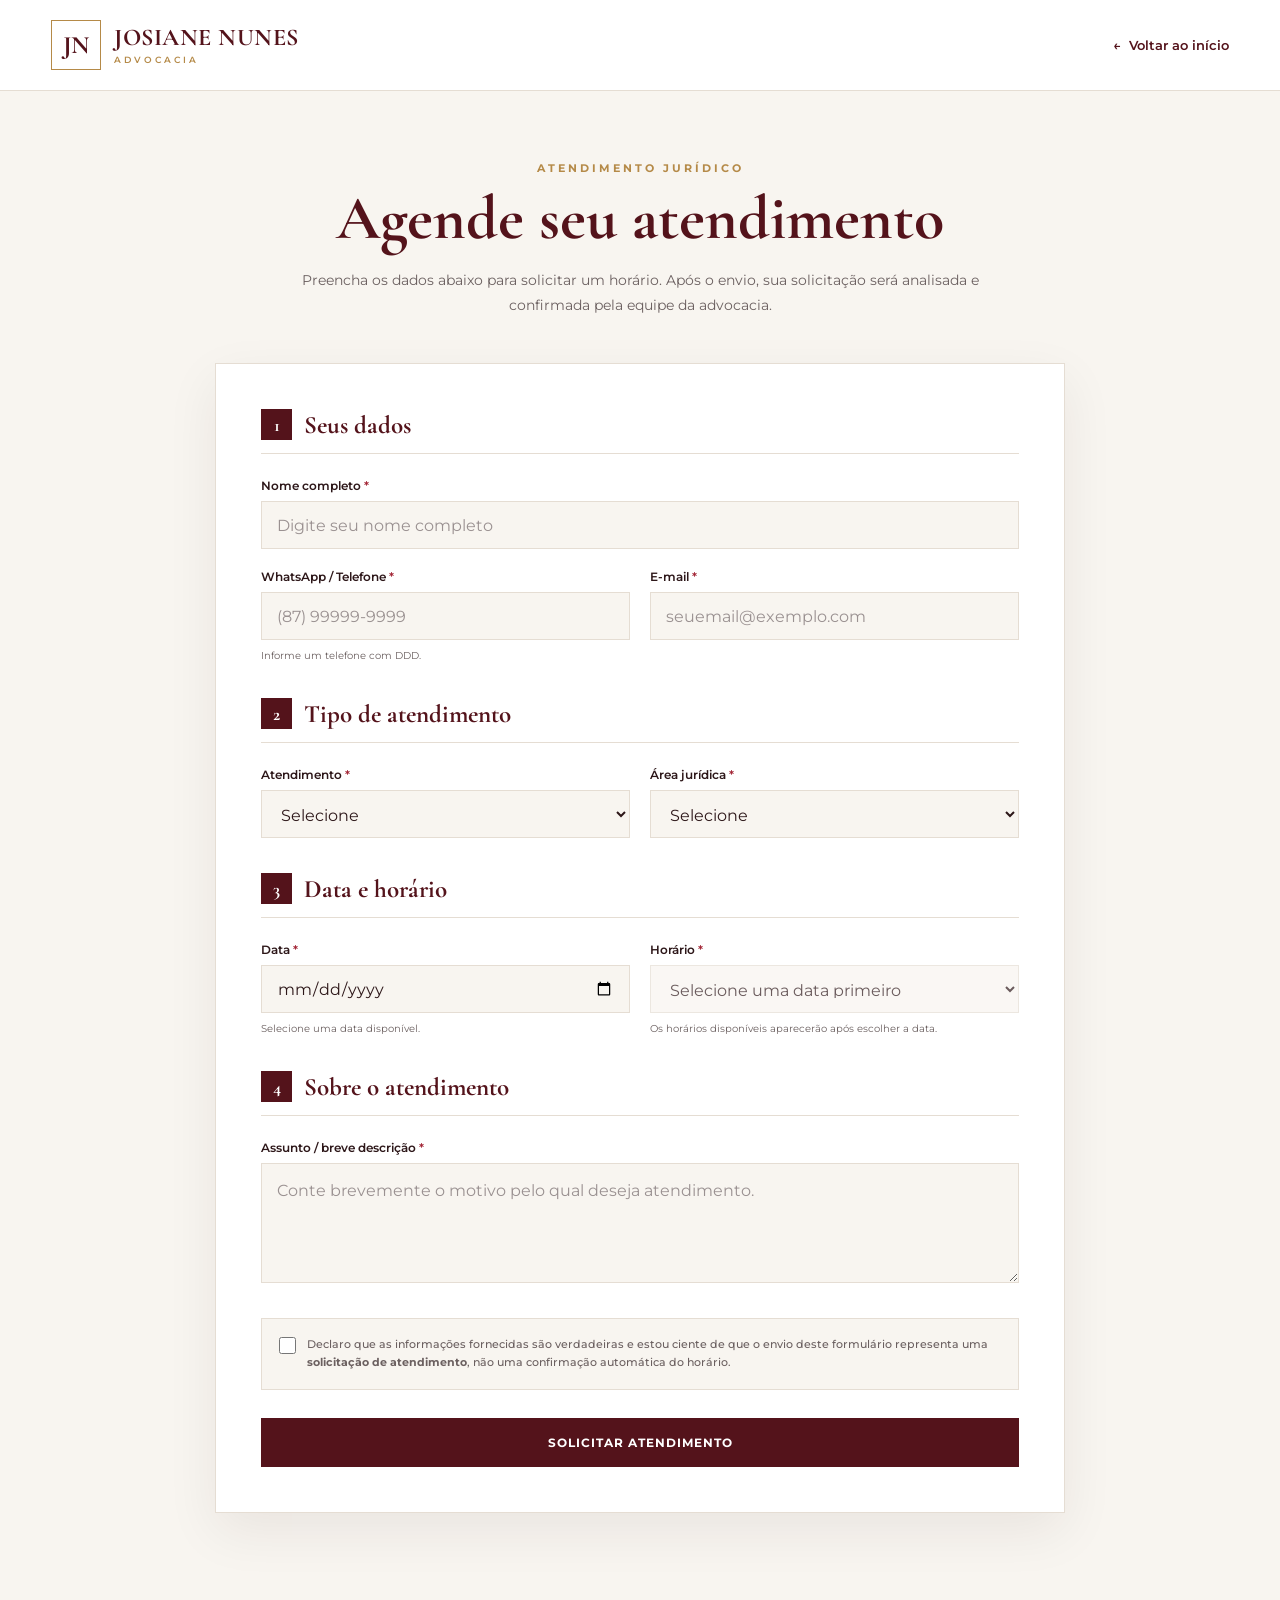
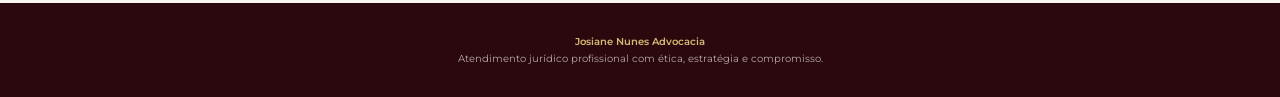
<file: agendamento.html>
<!DOCTYPE html>
<html lang="pt-BR">
<head>
    <meta charset="UTF-8">
    <meta name="viewport" content="width=device-width, initial-scale=1.0">

    <title>Agendar Atendimento | Josiane Nunes Advocacia</title>

    <meta
        name="description"
        content="Agende seu atendimento jurídico com Josiane Nunes Advocacia."
    >

    <link rel="preconnect" href="https://fonts.googleapis.com">
    <link rel="preconnect" href="https://fonts.gstatic.com" crossorigin>

    <link
        href="https://fonts.googleapis.com/css2?family=Cormorant+Garamond:wght@500;600;700&family=Montserrat:wght@400;500;600;700&display=swap"
        rel="stylesheet"
    >

    <style>
        :root {
            --wine: #54131b;
            --dark-wine: #2b080d;
            --medium-wine: #6b2029;
            --gold: #b58a48;
            --light-gold: #d7b976;
            --cream: #f8f5f0;
            --cream-dark: #eee7dd;
            --white: #ffffff;
            --text: #2d1719;
            --gray: #6b6060;
            --border: #e5ddd3;
        }

        * {
            margin: 0;
            padding: 0;
            box-sizing: border-box;
        }

        html {
            scroll-behavior: smooth;
        }

        body {
            font-family: "Montserrat", sans-serif;
            background: var(--cream);
            color: var(--text);
            min-height: 100vh;
        }

        a {
            color: inherit;
            text-decoration: none;
        }

        button,
        input,
        select,
        textarea {
            font: inherit;
        }

        /* HEADER */

        header {
            background: var(--white);
            border-bottom: 1px solid var(--border);
            padding: 20px 0;
        }

        .header-container {
            width: min(1180px, 92%);
            margin: 0 auto;
            display: flex;
            align-items: center;
            justify-content: space-between;
            gap: 20px;
        }

        .logo {
            display: flex;
            align-items: center;
            gap: 13px;
        }

        .logo-mark {
            width: 50px;
            height: 50px;
            border: 1px solid var(--gold);
            display: flex;
            align-items: center;
            justify-content: center;
            color: var(--wine);
            font-family: "Cormorant Garamond", serif;
            font-size: 25px;
            font-weight: 700;
        }

        .logo-text {
            display: flex;
            flex-direction: column;
            line-height: 1;
        }

        .logo-name {
            font-family: "Cormorant Garamond", serif;
            font-size: 24px;
            font-weight: 700;
            color: var(--wine);
            letter-spacing: 0.5px;
        }

        .logo-subtitle {
            font-size: 9px;
            color: var(--gold);
            letter-spacing: 3px;
            margin-top: 5px;
            font-weight: 600;
        }

        .back-link {
            display: inline-flex;
            align-items: center;
            gap: 8px;
            color: var(--wine);
            font-size: 13px;
            font-weight: 600;
            transition: 0.3s;
        }

        .back-link:hover {
            color: var(--gold);
        }

        /* MAIN */

        main {
            padding: 70px 20px 90px;
        }

        .page-header {
            text-align: center;
            max-width: 760px;
            margin: 0 auto 45px;
        }

        .page-label {
            color: var(--gold);
            font-size: 11px;
            letter-spacing: 3px;
            font-weight: 700;
            margin-bottom: 13px;
        }

        .page-header h1 {
            font-family: "Cormorant Garamond", serif;
            font-size: clamp(42px, 6vw, 62px);
            line-height: 1;
            color: var(--wine);
            margin-bottom: 18px;
        }

        .page-header p {
            color: var(--gray);
            font-size: 14px;
            line-height: 1.8;
        }

        /* FORM CARD */

        .form-wrapper {
            width: min(850px, 100%);
            margin: 0 auto;
        }

        .form-card {
            background: var(--white);
            border: 1px solid var(--border);
            padding: 45px;
            box-shadow: 0 18px 50px rgba(43, 8, 13, 0.07);
        }

        .form-section {
            margin-bottom: 35px;
        }

        .form-section:last-of-type {
            margin-bottom: 0;
        }

        .section-title {
            display: flex;
            align-items: center;
            gap: 12px;
            margin-bottom: 24px;
            padding-bottom: 13px;
            border-bottom: 1px solid var(--border);
        }

        .section-number {
            width: 31px;
            height: 31px;
            background: var(--wine);
            color: var(--white);
            display: flex;
            align-items: center;
            justify-content: center;
            font-family: "Cormorant Garamond", serif;
            font-size: 18px;
            font-weight: 700;
        }

        .section-title h2 {
            font-family: "Cormorant Garamond", serif;
            color: var(--wine);
            font-size: 25px;
            font-weight: 700;
        }

        .form-grid {
            display: grid;
            grid-template-columns: 1fr 1fr;
            gap: 20px;
        }

        .form-group {
            display: flex;
            flex-direction: column;
            gap: 8px;
        }

        .form-group.full {
            grid-column: 1 / -1;
        }

        label {
            color: var(--text);
            font-size: 12px;
            font-weight: 600;
        }

        label span {
            color: #a32636;
        }

        input,
        select,
        textarea {
            width: 100%;
            border: 1px solid var(--border);
            background: var(--cream);
            color: var(--text);
            padding: 14px 15px;
            outline: none;
            border-radius: 0;
            transition:
                border-color 0.25s,
                box-shadow 0.25s,
                background 0.25s;
        }

        input,
        select {
            height: 48px;
        }

        textarea {
            min-height: 120px;
            resize: vertical;
            line-height: 1.6;
        }

        input:focus,
        select:focus,
        textarea:focus {
            border-color: var(--gold);
            background: var(--white);
            box-shadow: 0 0 0 3px rgba(181, 138, 72, 0.10);
        }

        input::placeholder,
        textarea::placeholder {
            color: #9a9191;
        }

        .help-text {
            color: var(--gray);
            font-size: 10px;
            line-height: 1.5;
        }

        /* CONFIRMATION */

        .confirmation-box {
            margin-top: 28px;
            padding: 17px;
            background: var(--cream);
            border: 1px solid var(--border);
        }

        .checkbox-row {
            display: flex;
            align-items: flex-start;
            gap: 11px;
        }

        .checkbox-row input {
            width: 17px;
            height: 17px;
            min-width: 17px;
            margin-top: 1px;
            accent-color: var(--wine);
        }

        .checkbox-row label {
            font-size: 11px;
            line-height: 1.6;
            color: var(--gray);
            font-weight: 500;
            cursor: pointer;
        }

        /* BUTTON */

        .submit-button {
            width: 100%;
            border: none;
            background: var(--wine);
            color: var(--white);
            padding: 17px 25px;
            margin-top: 28px;
            cursor: pointer;
            font-size: 12px;
            font-weight: 700;
            letter-spacing: 1px;
            text-transform: uppercase;
            transition:
                background 0.3s,
                transform 0.3s;
        }

        .submit-button:hover {
            background: var(--dark-wine);
            transform: translateY(-1px);
        }

        .submit-button:disabled {
            background: #a49b98;
            cursor: not-allowed;
            transform: none;
        }

        /* STATUS */

        .status-message {
            display: none;
            margin-top: 20px;
            padding: 15px 17px;
            font-size: 12px;
            line-height: 1.6;
        }

        .status-message.error {
            display: block;
            background: #fff0f0;
            border: 1px solid #e6b7b7;
            color: #8d2020;
        }

        .status-message.success {
            display: block;
            background: #eff8f1;
            border: 1px solid #b8d8be;
            color: #276335;
        }

        .status-message.info {
            display: block;
            background: #f6f1e8;
            border: 1px solid #dfcda9;
            color: #765a27;
        }

        /* SUCCESS */

        .success-screen {
            display: none;
            text-align: center;
            padding: 20px 10px;
        }

        .success-icon {
            width: 70px;
            height: 70px;
            margin: 0 auto 25px;
            border: 1px solid var(--gold);
            color: var(--gold);
            display: flex;
            align-items: center;
            justify-content: center;
            font-size: 32px;
        }

        .success-screen h2 {
            font-family: "Cormorant Garamond", serif;
            font-size: 38px;
            color: var(--wine);
            margin-bottom: 15px;
        }

        .success-screen p {
            max-width: 560px;
            margin: 0 auto 25px;
            color: var(--gray);
            font-size: 13px;
            line-height: 1.8;
        }

        .whatsapp-button {
            display: inline-flex;
            align-items: center;
            justify-content: center;
            background: #25d366;
            color: var(--white);
            padding: 14px 22px;
            font-size: 12px;
            font-weight: 700;
            margin-top: 5px;
            transition: 0.3s;
        }

        .whatsapp-button:hover {
            background: #1ebc59;
            transform: translateY(-1px);
        }

        .back-home {
            display: inline-block;
            margin-top: 20px;
            color: var(--wine);
            font-size: 12px;
            font-weight: 600;
        }

        .back-home:hover {
            color: var(--gold);
        }

        /* FOOTER */

        footer {
            background: var(--dark-wine);
            color: var(--white);
            padding: 30px 20px;
            text-align: center;
        }

        footer p {
            font-size: 10px;
            color: rgba(255,255,255,0.65);
            line-height: 1.7;
        }

        footer strong {
            color: var(--light-gold);
            font-weight: 600;
        }

        /* LOADING */

        .loading {
            position: relative;
        }

        .loading::after {
            content: "";
            display: inline-block;
            width: 11px;
            height: 11px;
            margin-left: 8px;
            border: 2px solid currentColor;
            border-right-color: transparent;
            border-radius: 50%;
            animation: spin 0.7s linear infinite;
            vertical-align: -2px;
        }

        @keyframes spin {
            to {
                transform: rotate(360deg);
            }
        }

        /* MOBILE */

        @media (max-width: 700px) {
            header {
                padding: 15px 0;
            }

            .header-container {
                width: 90%;
            }

            .logo-mark {
                width: 43px;
                height: 43px;
                font-size: 21px;
            }

            .logo-name {
                font-size: 20px;
            }

            .logo-subtitle {
                font-size: 7px;
                letter-spacing: 2px;
            }

            .back-link {
                font-size: 11px;
            }

            main {
                padding: 50px 15px 65px;
            }

            .page-header {
                margin-bottom: 32px;
            }

            .page-header h1 {
                font-size: 44px;
            }

            .form-card {
                padding: 28px 20px;
            }

            .form-grid {
                grid-template-columns: 1fr;
            }

            .form-group.full {
                grid-column: auto;
            }

            .section-title h2 {
                font-size: 23px;
            }
        }

        @media (max-width: 430px) {
            .back-link span {
                display: none;
            }

            .logo-name {
                font-size: 18px;
            }

            .logo-subtitle {
                font-size: 6px;
            }

            .form-card {
                padding: 24px 16px;
            }
        }
    </style>
</head>

<body>

<header>
    <div class="header-container">

        <a href="index.html" class="logo">
            <div class="logo-mark">JN</div>

            <div class="logo-text">
                <div class="logo-name">JOSIANE NUNES</div>
                <div class="logo-subtitle">ADVOCACIA</div>
            </div>
        </a>

        <a href="index.html" class="back-link">
            ← <span>Voltar ao início</span>
        </a>

    </div>
</header>


<main>

    <div class="page-header">
        <div class="page-label">ATENDIMENTO JURÍDICO</div>

        <h1>Agende seu atendimento</h1>

        <p>
            Preencha os dados abaixo para solicitar um horário.
            Após o envio, sua solicitação será analisada e confirmada
            pela equipe da advocacia.
        </p>
    </div>


    <div class="form-wrapper">

        <div class="form-card">

            <!-- FORMULÁRIO -->

            <form id="agendamentoForm">

                <!-- DADOS PESSOAIS -->

                <div class="form-section">

                    <div class="section-title">
                        <div class="section-number">1</div>
                        <h2>Seus dados</h2>
                    </div>

                    <div class="form-grid">

                        <div class="form-group full">
                            <label for="nome">
                                Nome completo <span>*</span>
                            </label>

                            <input
                                type="text"
                                id="nome"
                                name="nome"
                                placeholder="Digite seu nome completo"
                                autocomplete="name"
                                required
                            >
                        </div>


                        <div class="form-group">

                            <label for="telefone">
                                WhatsApp / Telefone <span>*</span>
                            </label>

                            <input
                                type="tel"
                                id="telefone"
                                name="telefone"
                                placeholder="(87) 99999-9999"
                                inputmode="numeric"
                                autocomplete="tel"
                                maxlength="15"
                                required
                            >

                            <div class="help-text">
                                Informe um telefone com DDD.
                            </div>

                        </div>


                        <div class="form-group">

                            <label for="email">
                                E-mail <span>*</span>
                            </label>

                            <input
                                type="email"
                                id="email"
                                name="email"
                                placeholder="seuemail@exemplo.com"
                                autocomplete="email"
                                required
                            >

                        </div>

                    </div>

                </div>


                <!-- ATENDIMENTO -->

                <div class="form-section">

                    <div class="section-title">
                        <div class="section-number">2</div>
                        <h2>Tipo de atendimento</h2>
                    </div>

                    <div class="form-grid">

                        <div class="form-group">

                            <label for="tipo">
                                Atendimento <span>*</span>
                            </label>

                            <select id="tipo" name="tipo" required>

                                <option value="">
                                    Selecione
                                </option>

                                <option value="Presencial">
                                    Presencial
                                </option>

                                <option value="Online">
                                    Online
                                </option>

                            </select>

                        </div>


                        <div class="form-group">

                            <label for="area">
                                Área jurídica <span>*</span>
                            </label>

                            <select id="area" name="area" required>

                                <option value="">
                                    Selecione
                                </option>

                                <option value="Criminal">
                                    Criminal
                                </option>

                                <option value="Previdenciário">
                                    Previdenciário
                                </option>

                                <option value="Trabalhista">
                                    Trabalhista
                                </option>

                                <option value="Não sei / Não tenho certeza">
                                    Não sei / Não tenho certeza
                                </option>

                            </select>

                        </div>

                    </div>

                </div>


                <!-- DATA E HORÁRIO -->

                <div class="form-section">

                    <div class="section-title">
                        <div class="section-number">3</div>
                        <h2>Data e horário</h2>
                    </div>

                    <div class="form-grid">

                        <div class="form-group">

                            <label for="data">
                                Data <span>*</span>
                            </label>

                            <input
                                type="date"
                                id="data"
                                name="data"
                                required
                            >

                            <div class="help-text">
                                Selecione uma data disponível.
                            </div>

                        </div>


                        <div class="form-group">

                            <label for="horario">
                                Horário <span>*</span>
                            </label>

                            <select
                                id="horario"
                                name="horario"
                                required
                                disabled
                            >

                                <option value="">
                                    Selecione uma data primeiro
                                </option>

                            </select>

                            <div class="help-text" id="horarioHelp">
                                Os horários disponíveis aparecerão após escolher a data.
                            </div>

                        </div>

                    </div>

                </div>


                <!-- ASSUNTO -->

                <div class="form-section">

                    <div class="section-title">
                        <div class="section-number">4</div>
                        <h2>Sobre o atendimento</h2>
                    </div>

                    <div class="form-grid">

                        <div class="form-group full">

                            <label for="assunto">
                                Assunto / breve descrição <span>*</span>
                            </label>

                            <textarea
                                id="assunto"
                                name="assunto"
                                placeholder="Conte brevemente o motivo pelo qual deseja atendimento."
                                required
                            ></textarea>

                        </div>

                    </div>

                </div>


                <!-- CONFIRMAÇÃO -->

                <div class="confirmation-box">

                    <div class="checkbox-row">

                        <input
                            type="checkbox"
                            id="confirmacao"
                            name="confirmacao"
                            required
                        >

                        <label for="confirmacao">
                            Declaro que as informações fornecidas são verdadeiras
                            e estou ciente de que o envio deste formulário representa
                            uma <strong>solicitação de atendimento</strong>, não uma
                            confirmação automática do horário.
                        </label>

                    </div>

                </div>


                <div
                    id="statusMessage"
                    class="status-message"
                    role="alert"
                ></div>


                <button
                    type="submit"
                    id="submitButton"
                    class="submit-button"
                >
                    Solicitar atendimento
                </button>

            </form>


            <!-- SUCESSO -->

            <div id="successScreen" class="success-screen">

                <div class="success-icon">
                    ✓
                </div>

                <h2>Solicitação enviada</h2>

                <p id="successText">
                    Sua solicitação de atendimento foi enviada com sucesso.
                    Aguarde a confirmação da advocacia.
                </p>

                <a
                    href="#"
                    id="whatsappBtn"
                    class="whatsapp-button"
                    target="_blank"
                    rel="noopener noreferrer"
                >
                    Falar pelo WhatsApp
                </a>

                <br>

                <a
                    href="index.html"
                    class="back-home"
                >
                    ← Voltar para o início
                </a>

            </div>

        </div>

    </div>

</main>


<footer>
    <p>
        <strong>Josiane Nunes Advocacia</strong><br>
        Atendimento jurídico profissional com ética, estratégia e compromisso.
    </p>
</footer>


<script>
    /*
     * ==========================================================
     * CONFIGURAÇÃO
     * ==========================================================
     */

    const SUPABASE_URL =
        "https://ovogpczsnxwqmefpbydi.supabase.co";

    const SUPABASE_PUBLISHABLE_KEY =
        "sb_publishable_BpWlUOmryWU2tSxMNg4fQQ_aCJbWpEN";

    const WHATSAPP =
        "5587991699046";


    /*
     * ==========================================================
     * ELEMENTOS
     * ==========================================================
     */

    const form =
        document.getElementById("agendamentoForm");

    const nomeInput =
        document.getElementById("nome");

    const telefoneInput =
        document.getElementById("telefone");

    const emailInput =
        document.getElementById("email");

    const tipoInput =
        document.getElementById("tipo");

    const areaInput =
        document.getElementById("area");

    const dataInput =
        document.getElementById("data");

    const horarioInput =
        document.getElementById("horario");

    const assuntoInput =
        document.getElementById("assunto");

    const confirmacaoInput =
        document.getElementById("confirmacao");

    const submitButton =
        document.getElementById("submitButton");

    const statusMessage =
        document.getElementById("statusMessage");

    const horarioHelp =
        document.getElementById("horarioHelp");

    const successScreen =
        document.getElementById("successScreen");

    const successText =
        document.getElementById("successText");

    const whatsappBtn =
        document.getElementById("whatsappBtn");


    /*
     * ==========================================================
     * DATA ATUAL
     * ==========================================================
     */

    function obterDataLocal() {

        const agora = new Date();

        const ano =
            agora.getFullYear();

        const mes =
            String(
                agora.getMonth() + 1
            ).padStart(2, "0");

        const dia =
            String(
                agora.getDate()
            ).padStart(2, "0");

        return `${ano}-${mes}-${dia}`;
    }

    const hoje =
        obterDataLocal();

    dataInput.min = hoje;


    /*
     * ==========================================================
     * TELEFONE
     * ==========================================================
     */

    function somenteNumeros(valor) {

        return valor.replace(/\D/g, "");
    }


    function formatarTelefone(valor) {

        let numeros =
            somenteNumeros(valor);

        numeros =
            numeros.substring(0, 11);

        if (numeros.length <= 2) {
            return numeros;
        }

        if (numeros.length <= 6) {

            return (
                "(" +
                numeros.substring(0, 2) +
                ") " +
                numeros.substring(2)
            );

        }

        if (numeros.length <= 10) {

            return (
                "(" +
                numeros.substring(0, 2) +
                ") " +
                numeros.substring(2, 6) +
                "-" +
                numeros.substring(6)
            );

        }

        return (
            "(" +
            numeros.substring(0, 2) +
            ") " +
            numeros.substring(2, 7) +
            "-" +
            numeros.substring(7, 11)
        );
    }


    telefoneInput.addEventListener(
        "input",
        function () {

            this.value =
                formatarTelefone(
                    this.value
                );

        }
    );


    function telefoneValido(valor) {

        const numeros =
            somenteNumeros(valor);

        /*
         * Celular:
         * 11 dígitos e começa com 9 após o DDD.
         *
         * Fixo:
         * 10 dígitos.
         */

        if (
            numeros.length === 11 &&
            numeros.charAt(2) === "9"
        ) {
            return true;
        }

        if (
            numeros.length === 10
        ) {
            return true;
        }

        return false;
    }


    /*
     * ==========================================================
     * DATA
     * ==========================================================
     */

    /*
     * O input type=date trabalha internamente
     * com YYYY-MM-DD.
     *
     * Este controle garante que nunca seja
     * enviado um ano com mais de 4 dígitos.
     */

    dataInput.addEventListener(
        "input",
        function () {

            const valor =
                this.value;

            /*
             * YYYY-MM-DD possui
             * exatamente 10 caracteres.
             */

            if (valor.length > 10) {

                this.value =
                    valor.substring(
                        0,
                        10
                    );
            }

        }
    );


    /*
     * ==========================================================
     * MENSAGENS
     * ==========================================================
     */

    function mostrarMensagem(
        mensagem,
        tipo = "error"
    ) {

        statusMessage.textContent =
            mensagem;

        statusMessage.className =
            "status-message " + tipo;

        statusMessage.style.display =
            "block";
    }


    function limparMensagem() {

        statusMessage.textContent =
            "";

        statusMessage.className =
            "status-message";

        statusMessage.style.display =
            "none";
    }


    /*
     * ==========================================================
     * CABEÇALHOS SUPABASE
     * ==========================================================
     */

    function headersSupabase() {

        return {
            "apikey":
                SUPABASE_PUBLISHABLE_KEY,

            "Authorization":
                "Bearer " +
                SUPABASE_PUBLISHABLE_KEY,

            "Content-Type":
                "application/json"
        };
    }


    /*
     * ==========================================================
     * CARREGAR HORÁRIOS
     * ==========================================================
     */

    async function carregarHorarios() {

        const data =
            dataInput.value;

        horarioInput.innerHTML =
            '<option value="">Carregando horários...</option>';

        horarioInput.disabled =
            true;

        horarioHelp.textContent =
            "Consultando horários disponíveis...";

        limparMensagem();


        if (!data) {

            horarioInput.innerHTML =
                '<option value="">Selecione uma data primeiro</option>';

            horarioHelp.textContent =
                "Os horários disponíveis aparecerão após escolher a data.";

            return;
        }


        /*
         * Segurança adicional:
         * não aceitar datas com formato diferente
         * de YYYY-MM-DD.
         */

        if (
            !/^\d{4}-\d{2}-\d{2}$/.test(data)
        ) {

            horarioInput.innerHTML =
                '<option value="">Data inválida</option>';

            horarioHelp.textContent =
                "Escolha uma data válida.";

            return;
        }


        try {

            const url =
                `${SUPABASE_URL}/rest/v1/horarios` +
                `?data=eq.${encodeURIComponent(data)}` +
                `&disponivel=eq.true` +
                `&order=horario.asc`;


            console.log(
                "Consultando horários:",
                url
            );


            const resposta =
                await fetch(
                    url,
                    {
                        method: "GET",
                        headers:
                            headersSupabase()
                    }
                );


            if (!resposta.ok) {

                const erro =
                    await resposta.text();

                console.error(
                    "Erro do Supabase:",
                    resposta.status,
                    erro
                );

                throw new Error(
                    "Erro " +
                    resposta.status +
                    ": " +
                    erro
                );
            }


            const horarios =
                await resposta.json();


            console.log(
                "Horários encontrados:",
                horarios
            );


            horarioInput.innerHTML =
                '<option value="">Selecione um horário</option>';


            if (
                !Array.isArray(horarios) ||
                horarios.length === 0
            ) {

                horarioInput.innerHTML =
                    '<option value="">Nenhum horário disponível</option>';

                horarioInput.disabled =
                    true;

                horarioHelp.textContent =
                    "Não há horários disponíveis para esta data.";

                return;
            }


            horarios.forEach(
                function (item) {

                    if (!item.horario) {
                        return;
                    }


                    const option =
                        document.createElement(
                            "option"
                        );


                    /*
                     * O Supabase pode retornar:
                     *
                     * 08:00:00
                     *
                     * ou:
                     *
                     * 08:00
                     *
                     * Mostramos somente HH:MM.
                     */

                    const horario =
                        String(
                            item.horario
                        ).substring(
                            0,
                            5
                        );


                    option.value =
                        item.horario;

                    option.textContent =
                        horario;

                    horarioInput.appendChild(
                        option
                    );

                }
            );


            horarioInput.disabled =
                false;

            horarioHelp.textContent =
                "Selecione um dos horários disponíveis.";


        } catch (erro) {

            console.error(
                "Falha ao carregar horários:",
                erro
            );


            horarioInput.innerHTML =
                '<option value="">Não foi possível carregar os horários</option>';

            horarioInput.disabled =
                true;


            horarioHelp.textContent =
                "Verifique a conexão com o Supabase ou tente novamente.";


            mostrarMensagem(
                "Não foi possível carregar os horários. Verifique se a tabela \"horarios\" está configurada no Supabase e tente novamente.",
                "error"
            );

        }

    }


    dataInput.addEventListener(
        "change",
        carregarHorarios
    );


    /*
     * ==========================================================
     * VERIFICAR DISPONIBILIDADE
     * ==========================================================
     */

    async function verificarDisponibilidade(
        data,
        horario
    ) {

        const horarioSemSegundos =
            horario.substring(
                0,
                5
            );


        /*
         * Consulta pelo horário.
         *
         * Primeiro tentamos exatamente
         * como está armazenado.
         */

        const url =
            `${SUPABASE_URL}/rest/v1/horarios` +
            `?data=eq.${encodeURIComponent(data)}` +
            `&horario=eq.${encodeURIComponent(horario)}` +
            `&disponivel=eq.true`;


        const resposta =
            await fetch(
                url,
                {
                    method: "GET",
                    headers:
                        headersSupabase()
                }
            );


        if (!resposta.ok) {

            const erro =
                await resposta.text();

            console.error(
                "Erro ao verificar disponibilidade:",
                erro
            );

            throw new Error(
                "Não foi possível verificar a disponibilidade."
            );
        }


        const registros =
            await resposta.json();


        /*
         * Caso o banco armazene 08:00:00
         * e o select esteja usando 08:00,
         * fazemos uma segunda consulta pela data
         * e comparamos o horário no navegador.
         */

        if (
            registros.length > 0
        ) {
            return true;
        }


        const urlData =
            `${SUPABASE_URL}/rest/v1/horarios` +
            `?data=eq.${encodeURIComponent(data)}` +
            `&disponivel=eq.true`;


        const respostaData =
            await fetch(
                urlData,
                {
                    method: "GET",
                    headers:
                        headersSupabase()
                }
            );


        if (!respostaData.ok) {
            return false;
        }


        const todos =
            await respostaData.json();


        return todos.some(
            function (item) {

                if (!item.horario) {
                    return false;
                }

                return (
                    String(
                        item.horario
                    ).substring(0, 5) ===
                    horarioSemSegundos
                );

            }
        );

    }


    /*
     * ==========================================================
     * ENVIAR AGENDAMENTO
     * ==========================================================
     */

    form.addEventListener(
        "submit",
        async function (event) {

            event.preventDefault();

            limparMensagem();


            /*
             * DADOS
             */

            const nome =
                nomeInput.value.trim();

            const telefone =
                telefoneInput.value.trim();

            const email =
                emailInput.value.trim();

            const tipo =
                tipoInput.value;

            const area =
                areaInput.value;

            const data =
                dataInput.value;

            const horario =
                horarioInput.value;

            const assunto =
                assuntoInput.value.trim();


            /*
             * VALIDAÇÕES
             */

            if (!nome) {

                mostrarMensagem(
                    "Informe seu nome completo."
                );

                nomeInput.focus();

                return;
            }


            if (
                !telefoneValido(
                    telefone
                )
            ) {

                mostrarMensagem(
                    "Informe um telefone válido com DDD. Use 10 ou 11 dígitos."
                );

                telefoneInput.focus();

                return;
            }


            if (!email) {

                mostrarMensagem(
                    "Informe seu e-mail."
                );

                emailInput.focus();

                return;
            }


            if (!tipo) {

                mostrarMensagem(
                    "Selecione o tipo de atendimento."
                );

                tipoInput.focus();

                return;
            }


            if (!area) {

                mostrarMensagem(
                    "Selecione a área jurídica. Caso não saiba, escolha \"Não sei / Não tenho certeza\"."
                );

                areaInput.focus();

                return;
            }


            if (!data) {

                mostrarMensagem(
                    "Selecione uma data."
                );

                dataInput.focus();

                return;
            }


            if (
                !/^\d{4}-\d{2}-\d{2}$/.test(data)
            ) {

                mostrarMensagem(
                    "A data informada é inválida."
                );

                dataInput.focus();

                return;
            }


            if (data < hoje) {

                mostrarMensagem(
                    "Não é possível solicitar um atendimento em uma data passada."
                );

                dataInput.focus();

                return;
            }


            if (!horario) {

                mostrarMensagem(
                    "Selecione um horário disponível."
                );

                horarioInput.focus();

                return;
            }


            if (!assunto) {

                mostrarMensagem(
                    "Informe brevemente o assunto do atendimento."
                );

                assuntoInput.focus();

                return;
            }


            if (!confirmacaoInput.checked) {

                mostrarMensagem(
                    "É necessário confirmar que as informações fornecidas são verdadeiras."
                );

                confirmacaoInput.focus();

                return;
            }


            /*
             * BOTÃO
             */

            submitButton.disabled =
                true;

            submitButton.textContent =
                "Verificando disponibilidade...";


            try {

                /*
                 * VERIFICA NOVAMENTE
                 * ANTES DE GRAVAR.
                 */

                const disponivel =
                    await verificarDisponibilidade(
                        data,
                        horario
                    );


                if (!disponivel) {

                    mostrarMensagem(
                        "Esse horário acabou de ficar indisponível. Escolha outro horário.",
                        "error"
                    );

                    await carregarHorarios();

                    return;
                }


                submitButton.textContent =
                    "Enviando solicitação...";


                /*
                 * TELEFONE SEM MÁSCARA
                 */

                const telefoneNumeros =
                    somenteNumeros(
                        telefone
                    );


                /*
                 * DADOS PARA O SUPABASE
                 */

                const dados =
                    {
                        nome:
                            nome,

                        telefone:
                            telefoneNumeros,

                        email:
                            email,

                        tipo_atendimento:
                            tipo,

                        area:
                            area,

                        data:
                            data,

                        horario:
                            horario,

                        assunto:
                            assunto,

                        status:
                            "pendente"
                    };


                console.log(
                    "Enviando agendamento:",
                    dados
                );


                /*
                 * INSERT
                 */

                const resposta =
                    await fetch(
                        `${SUPABASE_URL}/rest/v1/agendamentos`,
                        {
                            method: "POST",

                            headers: {
                                ...headersSupabase(),

                                "Prefer":
                                    "return=representation"
                            },

                            body:
                                JSON.stringify(
                                    dados
                                )
                        }
                    );


                if (!resposta.ok) {

                    const erro =
                        await resposta.text();

                    console.error(
                        "Erro ao criar agendamento:",
                        erro
                    );

                    /*
                     * 409 normalmente indica
                     * conflito.
                     */

                    if (
                        resposta.status === 409
                    ) {

                        throw new Error(
                            "Esse horário acabou de ser ocupado. Escolha outro."
                        );
                    }


                    throw new Error(
                        "Não foi possível salvar o agendamento."
                    );
                }


                const resultado =
                    await resposta.json();


                console.log(
                    "Agendamento criado:",
                    resultado
                );


                /*
                 * ==================================================
                 * MARCAR O HORÁRIO COMO INDISPONÍVEL
                 * ==================================================
                 *
                 * O código tenta atualizar o horário.
                 *
                 * Se sua política do Supabase não permitir
                 * atualização pública, o agendamento continuará
                 * sendo salvo, mas essa atualização será impedida
                 * pelo banco.
                 *
                 * Nesse caso, o ideal é usar uma RPC/Edge Function.
                 */

                try {

                    const urlHorario =
                        `${SUPABASE_URL}/rest/v1/horarios` +
                        `?data=eq.${encodeURIComponent(data)}` +
                        `&horario=eq.${encodeURIComponent(horario)}`;


                    await fetch(
                        urlHorario,
                        {
                            method: "PATCH",

                            headers: {
                                ...headersSupabase(),

                                "Prefer":
                                    "return=minimal"
                            },

                            body:
                                JSON.stringify(
                                    {
                                        disponivel:
                                            false
                                    }
                                )
                        }
                    );

                } catch (erroHorario) {

                    console.warn(
                        "Não foi possível bloquear o horário automaticamente:",
                        erroHorario
                    );

                }


                /*
                 * SUCESSO
                 */

                form.style.display =
                    "none";

                successScreen.style.display =
                    "block";


                const dataFormatada =
                    new Date(
                        data +
                        "T00:00:00"
                    ).toLocaleDateString(
                        "pt-BR"
                    );


                const horarioFormatado =
                    horario.substring(
                        0,
                        5
                    );


                successText.textContent =
                    `Sua solicitação para ${dataFormatada}, às ${horarioFormatado}, foi enviada com sucesso. Aguarde a confirmação da advocacia.`;


                /*
                 * WHATSAPP
                 */

                const mensagem =
                    `Olá, Josiane! Acabei de solicitar um atendimento pelo site.%0A%0A` +
                    `Nome: ${encodeURIComponent(nome)}%0A` +
                    `Data: ${encodeURIComponent(dataFormatada)}%0A` +
                    `Horário: ${encodeURIComponent(horarioFormatado)}%0A` +
                    `Tipo: ${encodeURIComponent(tipo)}%0A` +
                    `Área: ${encodeURIComponent(area)}`;


                whatsappBtn.href =
                    `https://wa.me/${WHATSAPP}?text=${mensagem}`;


                window.scrollTo(
                    {
                        top: 0,
                        behavior: "smooth"
                    }
                );


            } catch (erro) {

                console.error(
                    "Erro completo:",
                    erro
                );


                mostrarMensagem(
                    erro.message ||
                    "Não foi possível realizar o agendamento. Tente novamente.",
                    "error"
                );

            } finally {

                submitButton.disabled =
                    false;

                submitButton.textContent =
                    "Solicitar atendimento";

            }

        }
    );
</script>

</body>
</html>
</file>
